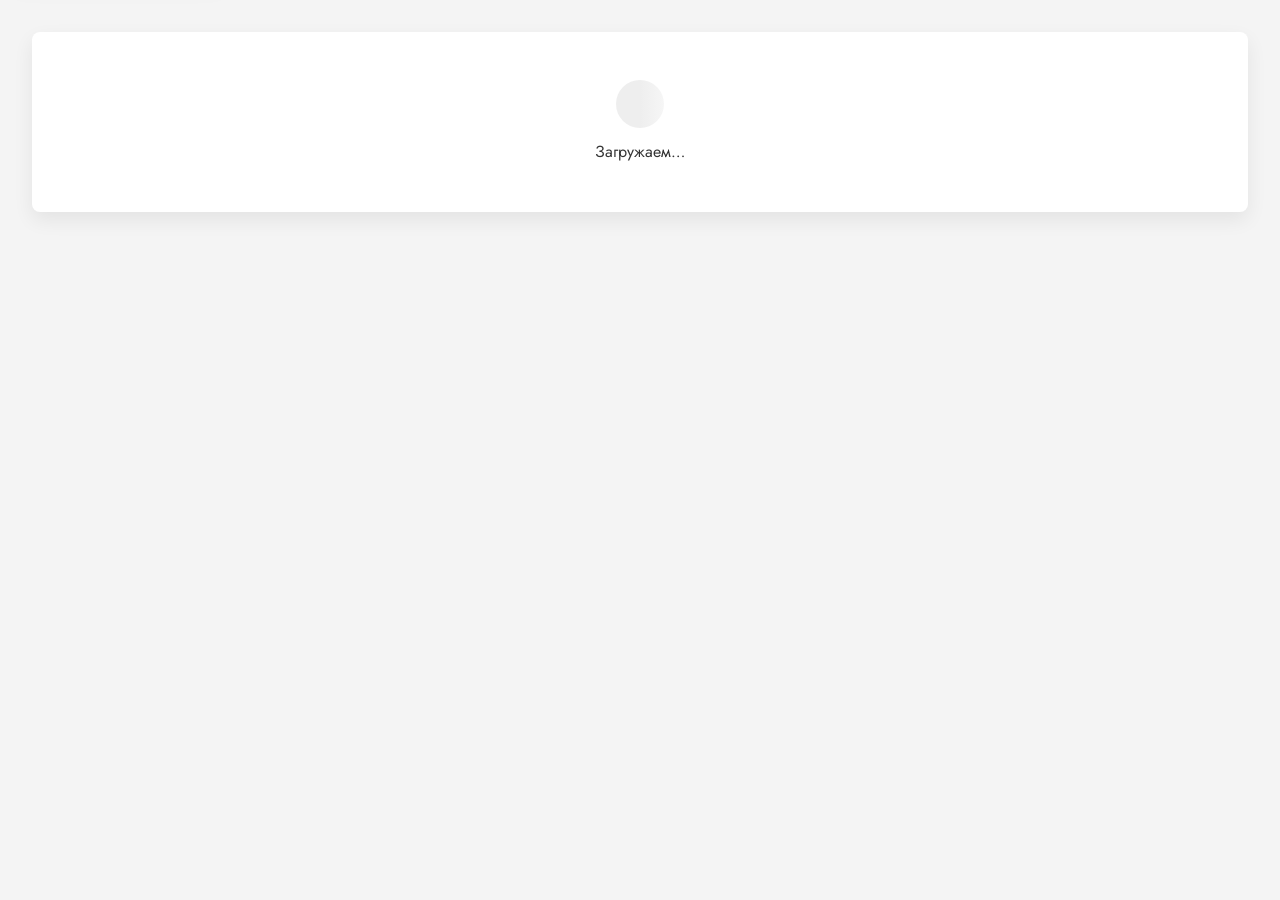
<file: index.html>
<!doctype html>
<html lang="ru">
<head>
  <meta charset="utf-8">
  <meta http-equiv="refresh" content="0; url=meetings.html">
  <title>Тайное голосование ИШИТР</title>
</head>
<body><a href="meetings.html">Перейти в панель секретаря</a></body>
</html>
</file>
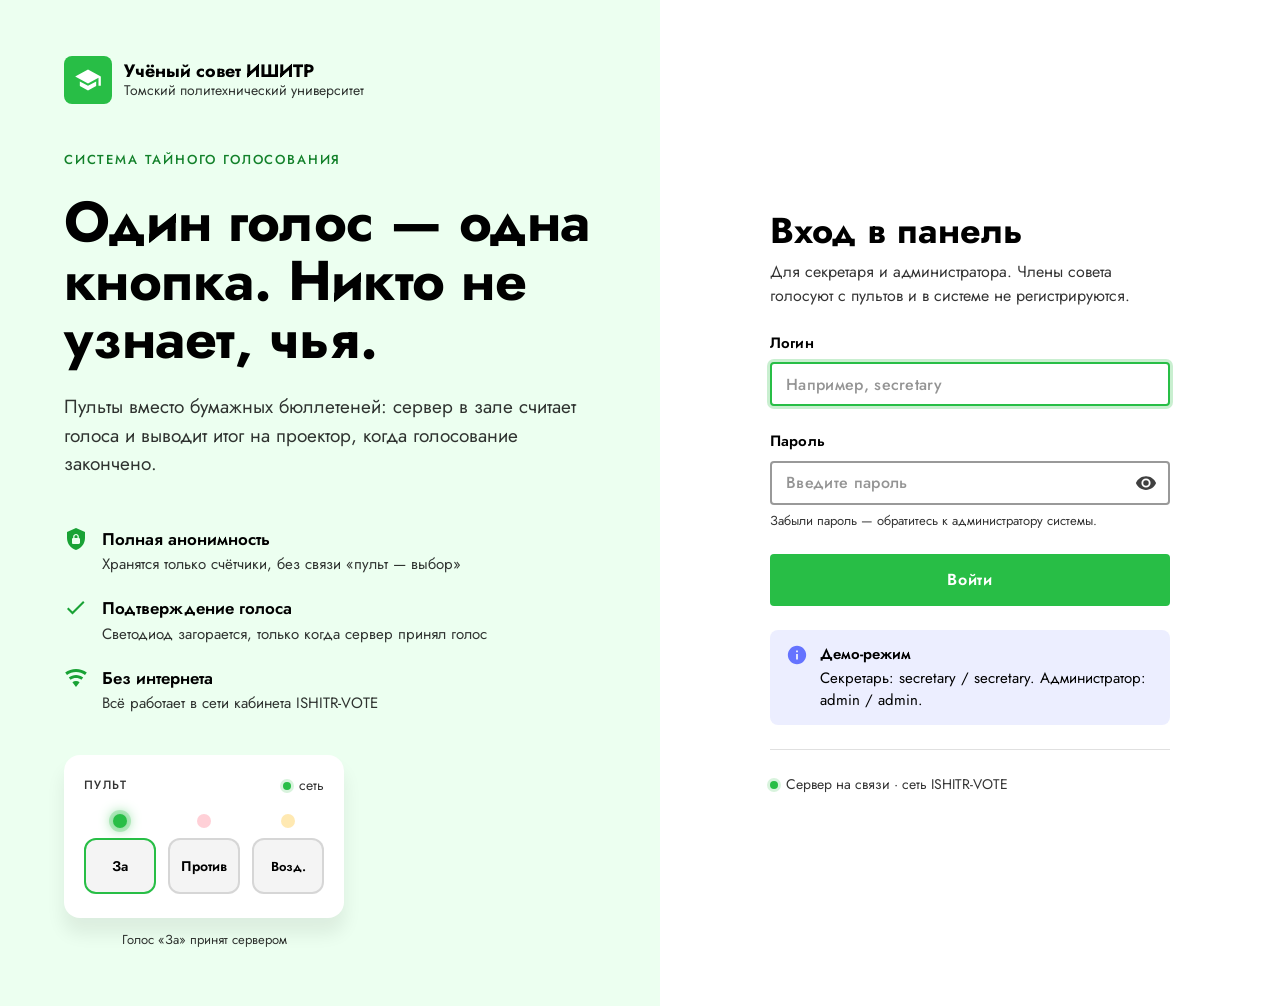
<file: control.html>
<!doctype html>
<html lang="ru">
<head>
  <meta charset="utf-8">
  <meta name="viewport" content="width=device-width, initial-scale=1">
  <title>Пульт управления — Тайное голосование ИШИТР</title>
  <link rel="icon" href="img/favicon.svg" type="image/svg+xml">
  <link rel="stylesheet" href="css/app.css">
  <script type="module" src="js/pages/control.js"></script>
</head>
<body>
  <a class="skip-link" href="#main">Перейти к содержимому</a>
  <header id="app-header"></header>
  <main id="main" class="wrap stack" tabindex="-1" aria-busy="true">
    <noscript><div class="alert alert-err">Для работы панели нужен включённый JavaScript.</div></noscript>
  </main>
</body>
</html>
</file>
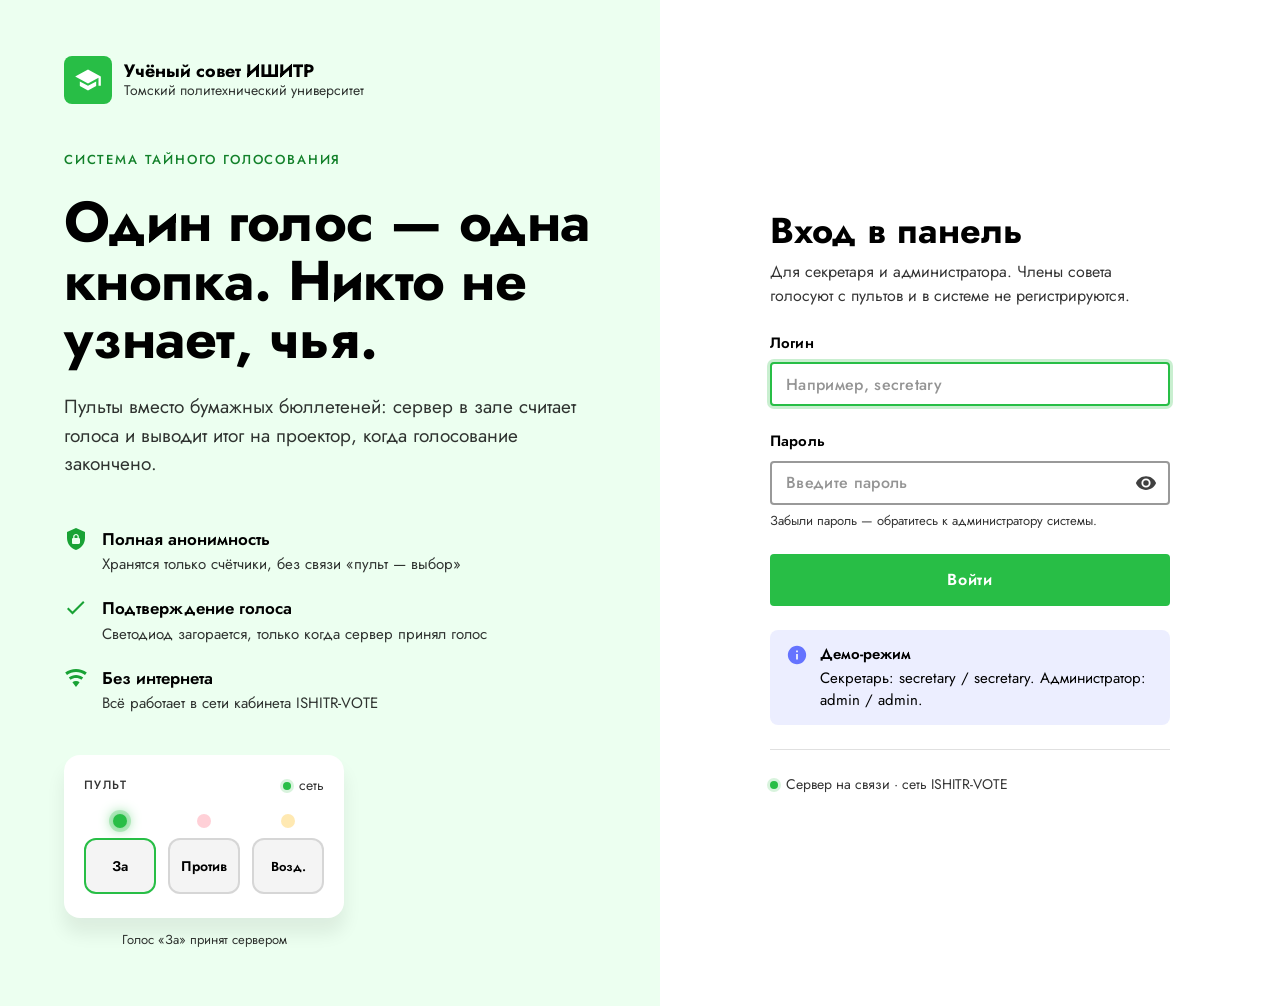
<file: devices.html>
<!doctype html>
<html lang="ru">
<head>
  <meta charset="utf-8">
  <meta name="viewport" content="width=device-width, initial-scale=1">
  <title>Реестр пультов — Тайное голосование ИШИТР</title>
  <link rel="icon" href="img/favicon.svg" type="image/svg+xml">
  <link rel="stylesheet" href="css/app.css">
  <script type="module" src="js/pages/devices.js"></script>
</head>
<body>
  <a class="skip-link" href="#main">Перейти к содержимому</a>
  <header id="app-header"></header>
  <main id="main" class="wrap stack" tabindex="-1" aria-busy="true">
    <noscript><div class="alert alert-err">Для работы панели нужен включённый JavaScript.</div></noscript>
  </main>
</body>
</html>
</file>
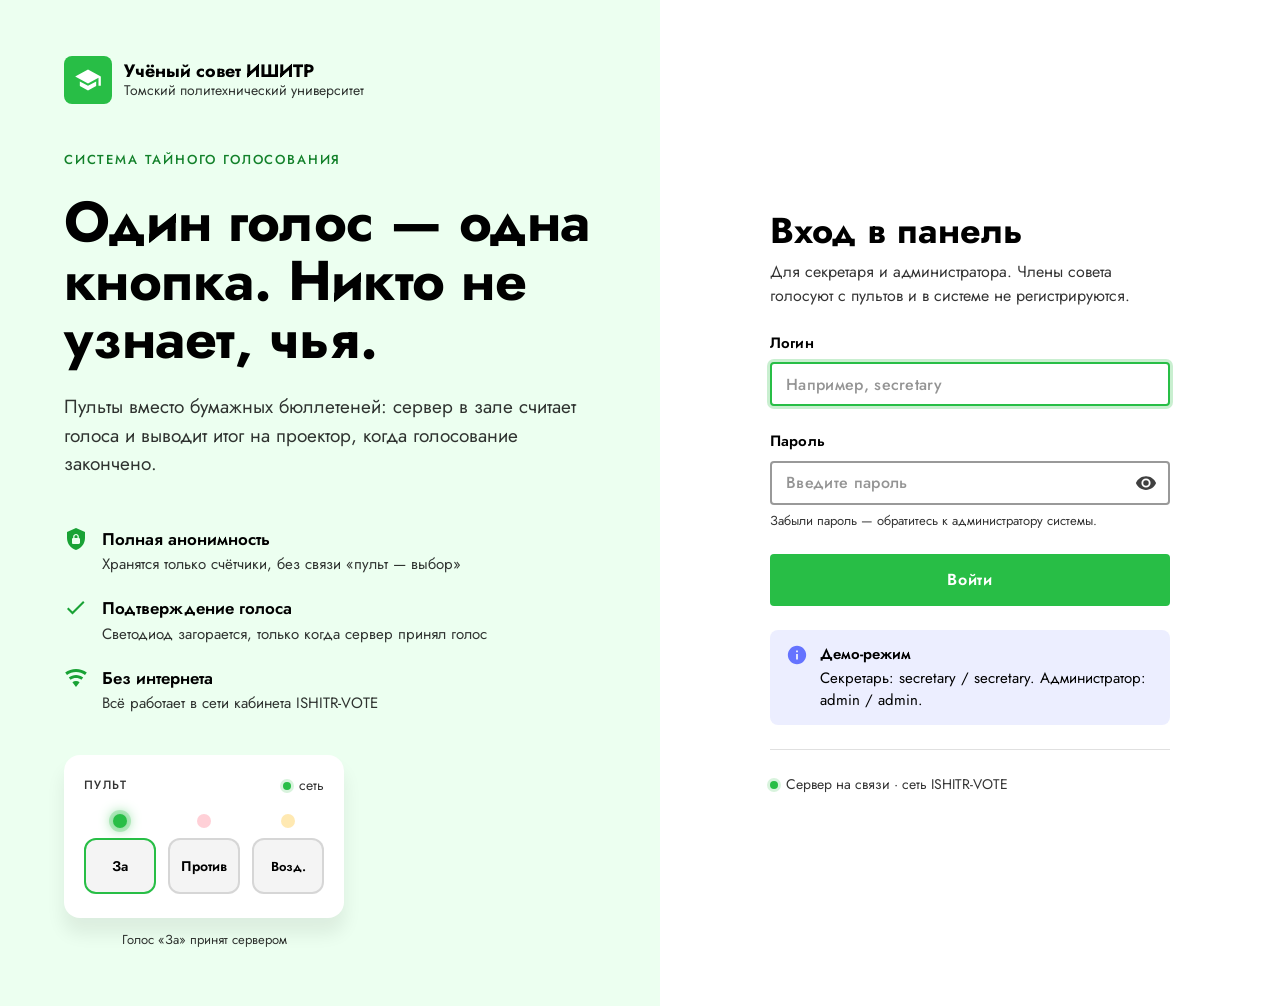
<file: editor.html>
<!doctype html>
<html lang="ru">
<head>
  <meta charset="utf-8">
  <meta name="viewport" content="width=device-width, initial-scale=1">
  <title>Редактор голосования — Тайное голосование ИШИТР</title>
  <link rel="icon" href="img/favicon.svg" type="image/svg+xml">
  <link rel="stylesheet" href="css/app.css">
  <script type="module" src="js/pages/editor.js"></script>
</head>
<body>
  <a class="skip-link" href="#main">Перейти к содержимому</a>
  <header id="app-header"></header>
  <main id="main" class="wrap stack" tabindex="-1" aria-busy="true">
    <noscript><div class="alert alert-err">Для работы панели нужен включённый JavaScript.</div></noscript>
  </main>
</body>
</html>
</file>
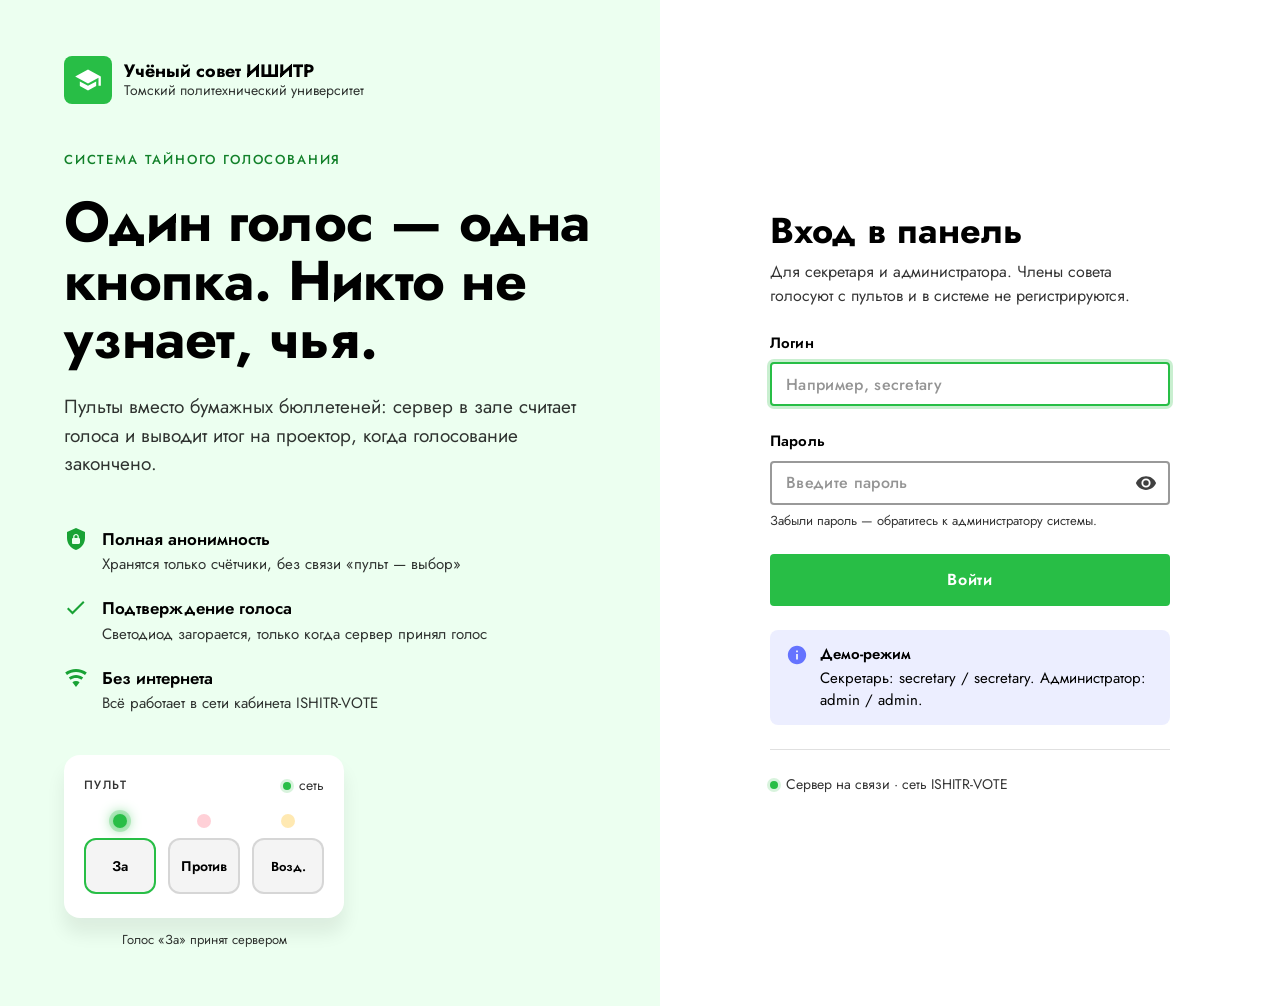
<file: history.html>
<!doctype html>
<html lang="ru">
<head>
  <meta charset="utf-8">
  <meta name="viewport" content="width=device-width, initial-scale=1">
  <title>История голосований — Тайное голосование ИШИТР</title>
  <link rel="icon" href="img/favicon.svg" type="image/svg+xml">
  <link rel="stylesheet" href="css/app.css">
  <script type="module" src="js/pages/history.js"></script>
</head>
<body>
  <a class="skip-link" href="#main">Перейти к содержимому</a>
  <header id="app-header"></header>
  <main id="main" class="wrap stack" tabindex="-1" aria-busy="true">
    <noscript><div class="alert alert-err">Для работы панели нужен включённый JavaScript.</div></noscript>
  </main>
</body>
</html>
</file>
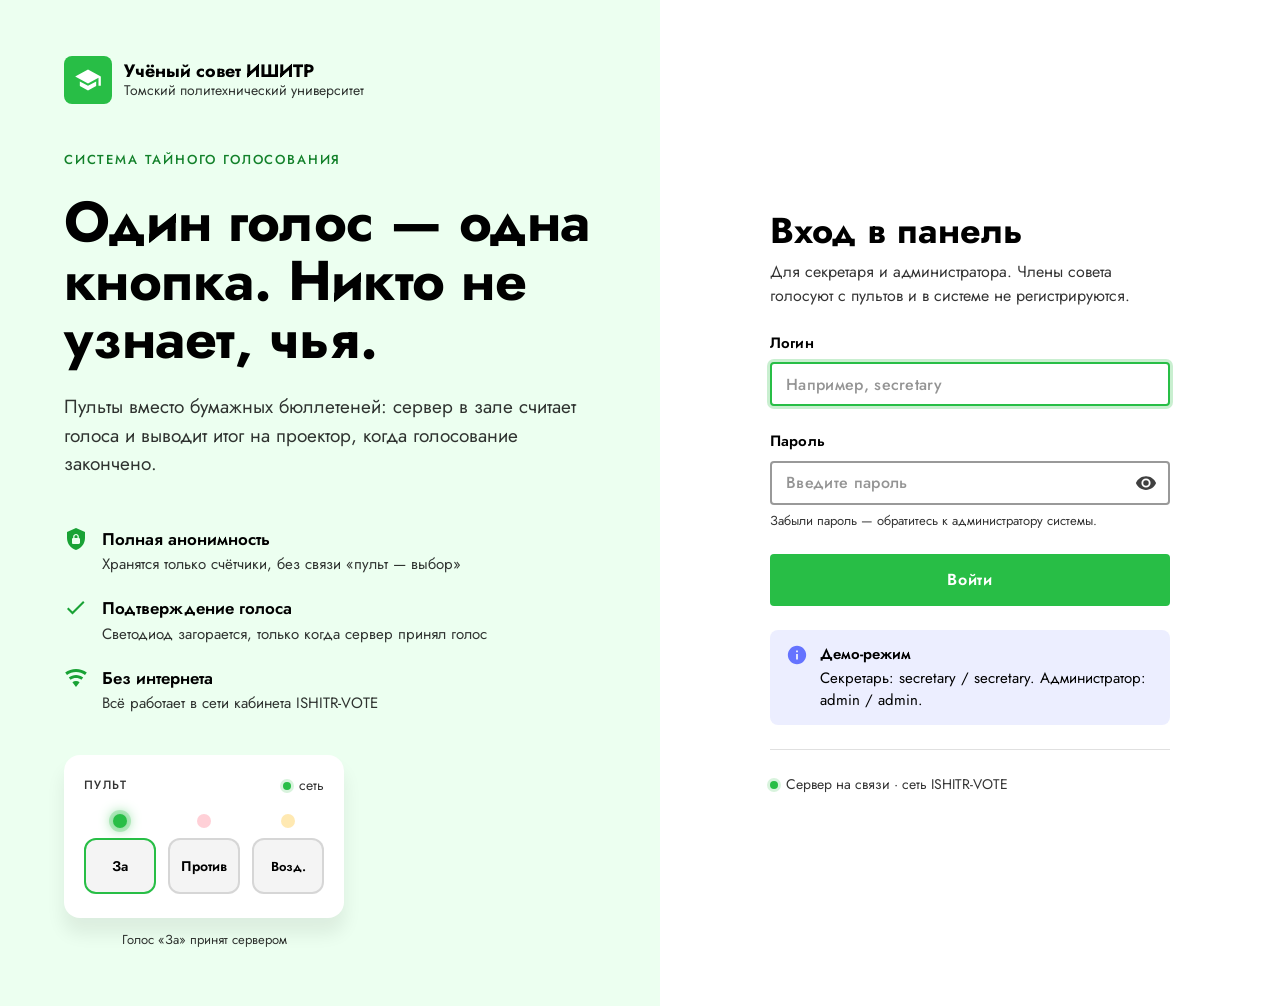
<file: login.html>
<!doctype html>
<html lang="ru">
<head>
  <meta charset="utf-8">
  <meta name="viewport" content="width=device-width, initial-scale=1">
  <title>Вход — Тайное голосование Учёного совета ИШИТР</title>
  <link rel="icon" href="img/favicon.svg" type="image/svg+xml">
  <link rel="stylesheet" href="css/app.css">
  <script type="module" src="js/pages/login.js"></script>
</head>
<body>
  <div class="login">
    <section class="login-left" aria-label="О системе">
      <div class="brand">
        <span class="brand-mark" style="width:48px;height:48px">
          <svg viewBox="0 0 24 24" aria-hidden="true" style="width:28px;height:28px"><path d="M12 3L1 9L12 15L21 10.09V17H23V9M5 13.18V17.18L12 21L19 17.18V13.18L12 17L5 13.18Z"/></svg>
        </span>
        <span class="brand-text"><b style="font-size:18px">Учёный совет ИШИТР</b><span style="font-size:14px">Томский политехнический университет</span></span>
      </div>

      <div class="stack" style="max-width:640px">
        <p class="overline" style="color:var(--c-green-text);font-size:13px;letter-spacing:.14em">Система тайного голосования</p>
        <h1>Один голос — одна кнопка. Никто не узнает, чья.</h1>
        <p class="lead">Пульты вместо бумажных бюллетеней: сервер в зале считает голоса и выводит итог на проектор, когда голосование закончено.</p>
      </div>

      <div class="row" style="gap:40px;align-items:flex-end">
        <ul class="facts">
          <li>
            <svg viewBox="0 0 24 24" aria-hidden="true"><path d="M12 1L3 5V11C3 16.55 6.84 21.74 12 23C17.16 21.74 21 16.55 21 11V5L12 1M12 7C13.4 7 14.8 8.1 14.8 9.5V11C15.4 11 16 11.6 16 12.3V15.8C16 16.4 15.4 17 14.7 17H9.2C8.6 17 8 16.4 8 15.7V12.2C8 11.6 8.6 11 9.2 11V9.5C9.2 8.1 10.6 7 12 7M12 8.2C11.2 8.2 10.5 8.7 10.5 9.5V11H13.5V9.5C13.5 8.7 12.8 8.2 12 8.2Z"/></svg>
            <div><b>Полная анонимность</b><span>Хранятся только счётчики, без связи «пульт — выбор»</span></div>
          </li>
          <li>
            <svg viewBox="0 0 24 24" aria-hidden="true"><path d="M20.5 6.41L8.5 18.41L3 12.91L4.41 11.5L8.5 15.58L19.09 5L20.5 6.41Z"/></svg>
            <div><b>Подтверждение голоса</b><span>Светодиод загорается, только когда сервер принял голос</span></div>
          </li>
          <li>
            <svg viewBox="0 0 24 24" aria-hidden="true"><path d="M12 21L15.6 16.2C14.6 15.45 13.35 15 12 15C10.65 15 9.4 15.45 8.4 16.2L12 21M12 3C7.95 3 4.21 4.34 1.2 6.6L3 9C5.5 7.12 8.62 6 12 6C15.38 6 18.5 7.12 21 9L22.8 6.6C19.79 4.34 16.05 3 12 3M12 9C9.3 9 6.81 9.89 4.8 11.4L6.6 13.8C8.1 12.67 9.97 12 12 12C14.03 12 15.9 12.67 17.4 13.8L19.2 11.4C17.19 9.89 14.7 9 12 9Z"/></svg>
            <div><b>Без интернета</b><span>Всё работает в сети кабинета ISHITR-VOTE</span></div>
          </li>
        </ul>

        <figure style="display:flex;flex-direction:column;align-items:center;gap:12px">
          <div class="pult" aria-hidden="true">
            <div class="row-between"><span class="overline">Пульт</span><span class="conn tiny"><span class="dot"></span>сеть</span></div>
            <div class="pult-keys">
              <div class="pult-key"><span class="led" style="background:var(--c-green);box-shadow:0 0 0 4px rgba(40,190,70,.25),0 0 14px var(--c-green)"></span><span class="key" style="border-color:var(--c-green)">За</span></div>
              <div class="pult-key"><span class="led" style="background:rgba(255,68,96,.25)"></span><span class="key">Против</span></div>
              <div class="pult-key"><span class="led" style="background:rgba(255,182,0,.3)"></span><span class="key" style="font-size:13px">Возд.</span></div>
            </div>
          </div>
          <figcaption class="tiny muted">Голос «За» принят сервером</figcaption>
        </figure>
      </div>
    </section>

    <section class="login-right">
      <form class="login-form" id="login-form" novalidate aria-labelledby="login-title">
        <div class="stack-s">
          <h2 id="login-title" style="font-size:36px;font-weight:700;line-height:1.15">Вход в панель</h2>
          <p class="muted">Для секретаря и администратора. Члены совета голосуют с пультов и в системе не регистрируются.</p>
        </div>

        <div id="form-error" class="alert alert-err" role="alert" hidden></div>

        <div class="field">
          <label class="label" for="login">Логин</label>
          <input class="input" id="login" name="login" type="text" autocomplete="username" autocapitalize="off" spellcheck="false" placeholder="Например, secretary" required aria-describedby="login-err">
          <div class="error-text" id="login-err" hidden>Введите логин</div>
        </div>

        <div class="field">
          <label class="label" for="password">Пароль</label>
          <div class="input-wrap">
            <input class="input" id="password" name="password" type="password" autocomplete="current-password" placeholder="Введите пароль" required style="padding-right:52px" aria-describedby="password-err caps-hint">
            <button class="input-action" id="toggle-pw" type="button" aria-label="Показать пароль" aria-pressed="false"></button>
          </div>
          <div class="error-text" id="password-err" hidden>Введите пароль</div>
          <div class="hint" id="caps-hint" hidden>Включён Caps Lock</div>
          <div class="hint">Забыли пароль — обратитесь к администратору системы.</div>
        </div>

        <button class="btn btn-primary btn-lg btn-block" id="submit" type="submit">Войти</button>

        <div id="demo-hint" class="alert alert-info" hidden></div>

        <div style="height:1px;background:var(--c-divider)"></div>
        <div class="conn" id="server-status" role="status"><span class="dot"></span><span>Проверяем связь с сервером…</span></div>
      </form>
    </section>
  </div>
</body>
</html>
</file>
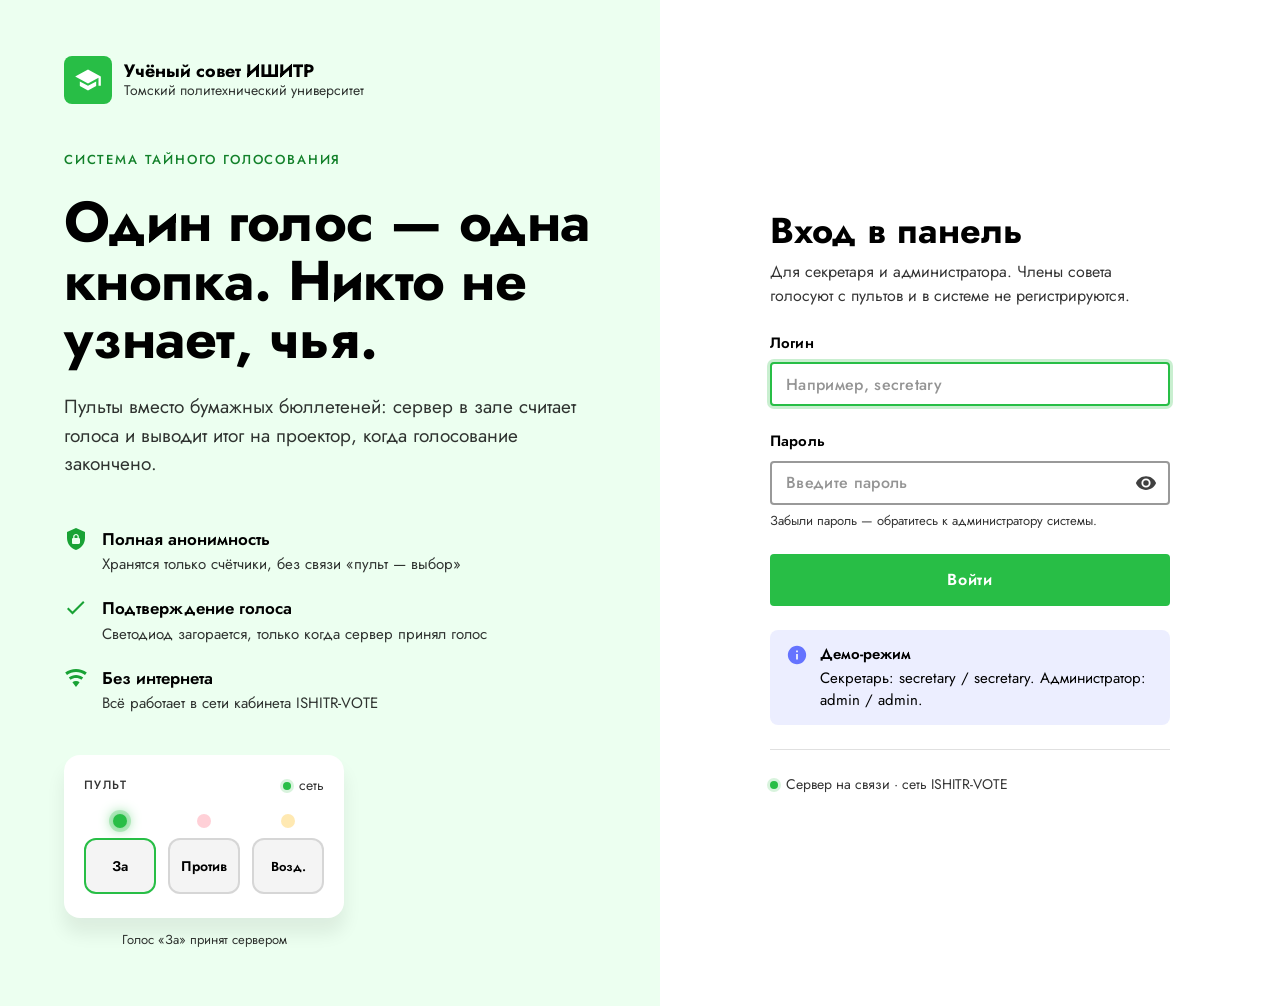
<file: meetings.html>
<!doctype html>
<html lang="ru">
<head>
  <meta charset="utf-8">
  <meta name="viewport" content="width=device-width, initial-scale=1">
  <title>Заседания — Тайное голосование ИШИТР</title>
  <link rel="icon" href="img/favicon.svg" type="image/svg+xml">
  <link rel="stylesheet" href="css/app.css">
  <script type="module" src="js/pages/meetings.js"></script>
</head>
<body>
  <a class="skip-link" href="#main">Перейти к содержимому</a>
  <header id="app-header"></header>
  <main id="main" class="wrap stack" tabindex="-1" aria-busy="true">
    <noscript><div class="alert alert-err">Для работы панели нужен включённый JavaScript.</div></noscript>
  </main>
</body>
</html>
</file>
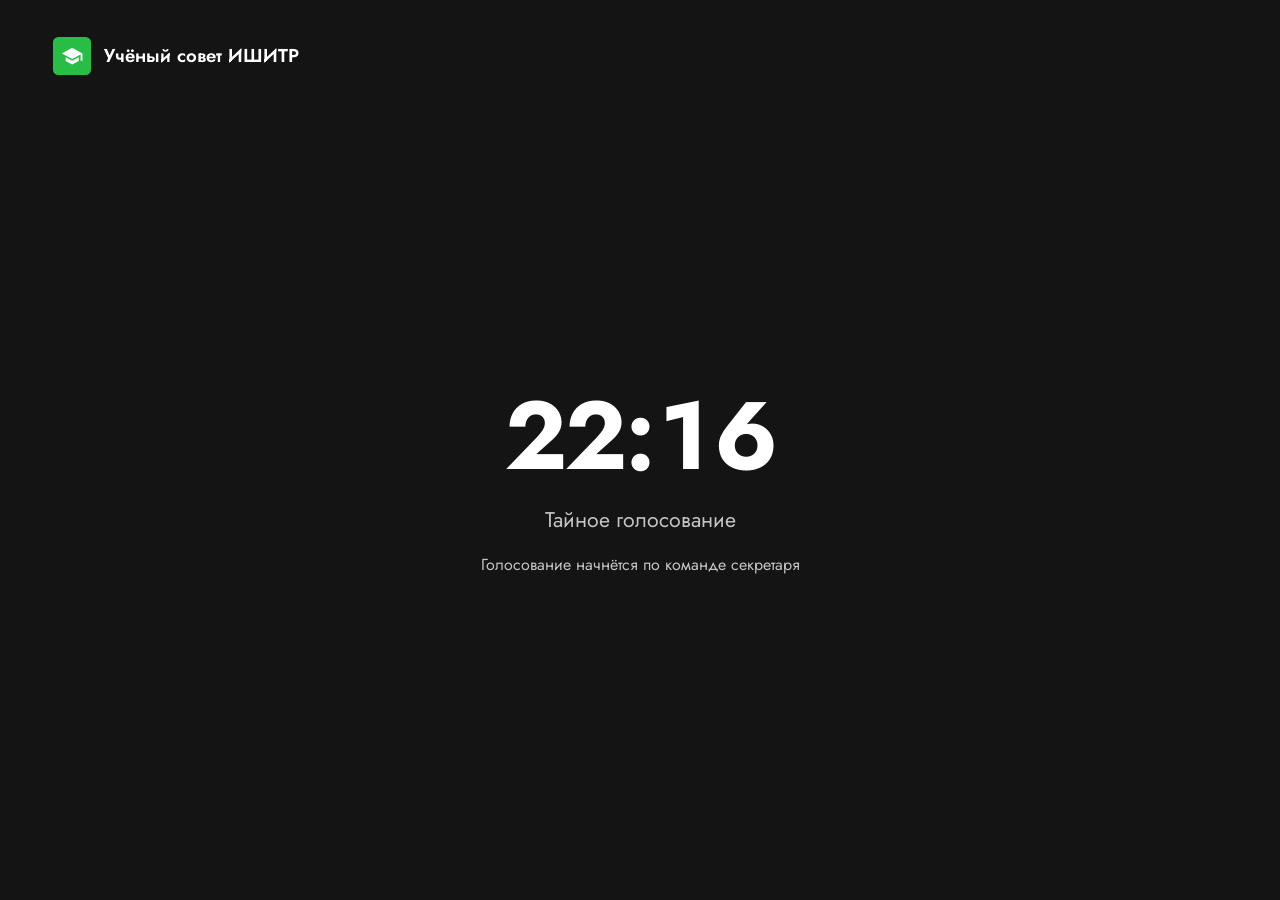
<file: screen.html>
<!doctype html>
<html lang="ru">
<head>
  <meta charset="utf-8">
  <meta name="viewport" content="width=device-width, initial-scale=1">
  <title>Экран — Учёный совет ИШИТР</title>
  <link rel="icon" href="img/favicon.svg" type="image/svg+xml">
  <link rel="stylesheet" href="css/screen.css">
  <script type="module" src="js/pages/screen.js"></script>
</head>
<body class="screen">
  <div class="scr" id="screen" aria-live="polite"></div>
  <div class="scr-tools">
    <button type="button" id="fs-btn"></button>
  </div>
  <div class="offline" id="offline" hidden><i></i>Нет связи с сервером — показан последний кадр</div>
</body>
</html>
</file>
<file: css/app.css>
/* ==========================================================================
   Тайное голосование Учёного совета ИШИТР — панель секретаря и администратора
   Стили по UI-kit «TPU Solutions»: цвета, типографика, отступы 4/8/16/24/32/64/96,
   скругления 4/8, тени default/hover.
   ========================================================================== */

/* ---------- 0. Шрифт (локально: сеть кабинета без интернета, NFR-02) ---------- */
@font-face { font-family: 'Jost'; font-style: normal; font-weight: 400; font-display: swap; src: url('../fonts/jost-cyrillic-400-normal.woff2') format('woff2'); unicode-range: U+0301, U+0400-045F, U+0490-0491, U+04B0-04B1, U+2116; }
@font-face { font-family: 'Jost'; font-style: normal; font-weight: 500; font-display: swap; src: url('../fonts/jost-cyrillic-500-normal.woff2') format('woff2'); unicode-range: U+0301, U+0400-045F, U+0490-0491, U+04B0-04B1, U+2116; }
@font-face { font-family: 'Jost'; font-style: normal; font-weight: 600; font-display: swap; src: url('../fonts/jost-cyrillic-600-normal.woff2') format('woff2'); unicode-range: U+0301, U+0400-045F, U+0490-0491, U+04B0-04B1, U+2116; }
@font-face { font-family: 'Jost'; font-style: normal; font-weight: 700; font-display: swap; src: url('../fonts/jost-cyrillic-700-normal.woff2') format('woff2'); unicode-range: U+0301, U+0400-045F, U+0490-0491, U+04B0-04B1, U+2116; }
@font-face { font-family: 'Jost'; font-style: normal; font-weight: 400; font-display: swap; src: url('../fonts/jost-latin-400-normal.woff2') format('woff2'); unicode-range: U+0000-00FF, U+0131, U+0152-0153, U+02BB-02BC, U+02C6, U+02DA, U+02DC, U+2000-206F, U+20AC, U+2122, U+2191, U+2193, U+2212, U+2215, U+FEFF, U+FFFD; }
@font-face { font-family: 'Jost'; font-style: normal; font-weight: 500; font-display: swap; src: url('../fonts/jost-latin-500-normal.woff2') format('woff2'); unicode-range: U+0000-00FF, U+0131, U+0152-0153, U+02BB-02BC, U+02C6, U+02DA, U+02DC, U+2000-206F, U+20AC, U+2122, U+2191, U+2193, U+2212, U+2215, U+FEFF, U+FFFD; }
@font-face { font-family: 'Jost'; font-style: normal; font-weight: 600; font-display: swap; src: url('../fonts/jost-latin-600-normal.woff2') format('woff2'); unicode-range: U+0000-00FF, U+0131, U+0152-0153, U+02BB-02BC, U+02C6, U+02DA, U+02DC, U+2000-206F, U+20AC, U+2122, U+2191, U+2193, U+2212, U+2215, U+FEFF, U+FFFD; }
@font-face { font-family: 'Jost'; font-style: normal; font-weight: 700; font-display: swap; src: url('../fonts/jost-latin-700-normal.woff2') format('woff2'); unicode-range: U+0000-00FF, U+0131, U+0152-0153, U+02BB-02BC, U+02C6, U+02DA, U+02DC, U+2000-206F, U+20AC, U+2122, U+2191, U+2193, U+2212, U+2215, U+FEFF, U+FFFD; }

/* ---------- 1. Токены ---------- */
:root {
  /* BG */
  --c-globe: #F4F4F4;          /* фон страницы */
  --c-island: #FFFFFF;         /* карточки */
  --c-island-inner: #ECFFF0;   /* тихие зелёные заливки */
  --c-footer: #1E1E1E;

  /* Accent (UI-kit) */
  --c-green: #28BE46;
  --c-green-hover: #48E868;
  --c-green-active: #19A235;
  --c-green-disabled: rgba(40, 190, 70, .6);
  --c-green-text: #12812A;     /* производный: зелёный текст на белом, контраст ≥ 4.5:1 */
  --c-blue: #6573FF;
  --c-blue-text: #3341C2;
  --c-red: #FF4460;
  --c-red-text: #B81D37;       /* производный: красный текст на белом */
  --c-yellow: #FFB600;
  --c-yellow-hover: #FFC126;
  --c-yellow-active: #EBA800;
  --c-yellow-text: #6B4C00;

  /* Тинты (warnings из кита: 15 %) */
  --t-success: rgba(40, 190, 70, .15);
  --t-error: rgba(255, 68, 96, .15);
  --t-warn: rgba(255, 182, 0, .22);
  --t-info: rgba(101, 115, 255, .12);

  /* Text */
  --c-text: #000;
  --c-text-2: rgba(0, 0, 0, .8);
  --c-text-3: rgba(0, 0, 0, .5);   /* только плейсхолдеры, неактивное */
  --c-divider: rgba(0, 0, 0, .12);
  --c-border: rgba(0, 0, 0, .4);   /* input default */
  --c-border-hover: rgba(0, 0, 0, .7);

  /* Эффекты */
  --r-s: 4px;
  --r-m: 8px;
  --sh: 0 8px 20px rgba(0, 0, 0, .07);
  --sh-hover: 0 15px 18px 1px rgba(0, 0, 0, .07);
  --sh-small: 0 4px 10px rgba(0, 0, 0, .07);

  /* Отступы (вертикальный темп) */
  --s-1: 4px; --s-2: 8px; --s-3: 16px; --s-4: 24px; --s-5: 32px; --s-6: 64px; --s-7: 96px;

  --font: 'Jost', system-ui, -apple-system, 'Segoe UI', sans-serif;
  --mono: ui-monospace, 'SF Mono', Menlo, Consolas, monospace;
  --wrap: 1376px;
}

/* ---------- 2. База ---------- */
*, *::before, *::after { box-sizing: border-box; }
html { -webkit-text-size-adjust: 100%; }
body {
  margin: 0;
  min-height: 100vh;
  background: var(--c-globe);
  color: var(--c-text);
  font-family: var(--font);
  font-size: 16px;
  line-height: 1.5;
}
h1, h2, h3, h4, p, ul, ol, figure { margin: 0; }
h1 { font-size: 36px; line-height: 1.15; font-weight: 700; }
h2 { font-size: 24px; line-height: 1.2; font-weight: 600; }
h3 { font-size: 20px; line-height: 1.25; font-weight: 600; }
a { color: var(--c-blue-text); text-underline-offset: 2px; }
a:hover { color: var(--c-blue); }
button, input, select, textarea { font: inherit; color: inherit; }
img, svg { display: block; }
[hidden] { display: none !important; }

:focus-visible { outline: 3px solid var(--c-green); outline-offset: 2px; }

.sr-only {
  position: absolute !important; width: 1px; height: 1px; padding: 0; margin: -1px;
  overflow: hidden; clip: rect(0 0 0 0); white-space: nowrap; border: 0;
}
.skip-link {
  position: absolute; left: 16px; top: -60px; z-index: 100;
  background: #fff; padding: 8px 16px; border-radius: var(--r-s); box-shadow: var(--sh);
}
.skip-link:focus { top: 16px; }

.overline {
  font-weight: 500; font-size: 12px; line-height: 1.3;
  letter-spacing: .12em; text-transform: uppercase; color: var(--c-text-2);
}
.muted { color: var(--c-text-2); }
.small { font-size: 14px; }
.tiny { font-size: 13px; }
.mono { font-family: var(--mono); font-size: 14px; letter-spacing: 0; }
.num { font-variant-numeric: tabular-nums; }
.nowrap { white-space: nowrap; }

/* ---------- 3. Каркас ---------- */
.wrap { max-width: var(--wrap); margin: 0 auto; padding: var(--s-5) var(--s-5) 48px; }
.stack { display: flex; flex-direction: column; gap: var(--s-4); }
.stack-s { display: flex; flex-direction: column; gap: var(--s-2); }
.row { display: flex; gap: var(--s-3); align-items: center; flex-wrap: wrap; }
.row-between { display: flex; gap: var(--s-3); align-items: center; justify-content: space-between; flex-wrap: wrap; }
.split { display: flex; flex-wrap: wrap; gap: var(--s-4); align-items: flex-start; }
.split > .main { flex: 999 1 600px; min-width: 0; }
.split > .side { flex: 1 1 340px; max-width: 440px; min-width: 0; }
.page-head { display: flex; align-items: flex-end; justify-content: space-between; gap: var(--s-3); flex-wrap: wrap; }
.page-head .titles { display: flex; flex-direction: column; gap: 6px; }

/* ---------- 4. Шапка ---------- */
.top { background: #fff; border-bottom: 1px solid var(--c-divider); }
.top-in {
  max-width: var(--wrap); margin: 0 auto; padding: 0 var(--s-5);
  min-height: 72px; display: flex; align-items: center; gap: 40px; flex-wrap: wrap;
}
.brand { display: flex; align-items: center; gap: 12px; color: var(--c-text); text-decoration: none; }
.brand:hover { color: var(--c-text); }
.brand-mark {
  width: 40px; height: 40px; border-radius: var(--r-m); background: var(--c-green);
  display: flex; align-items: center; justify-content: center; flex: none;
}
.brand-mark svg { width: 24px; height: 24px; fill: #fff; }
.brand-text { display: flex; flex-direction: column; line-height: 1.2; }
.brand-text b { font-size: 16px; font-weight: 700; }
.brand-text span { font-size: 13px; color: var(--c-text-2); }
.nav { display: flex; align-self: stretch; flex-wrap: wrap; }
.nav a {
  display: flex; align-items: center; padding: 0 16px; min-height: 72px;
  font-weight: 500; font-size: 16px; color: var(--c-text-2); text-decoration: none;
  border-bottom: 3px solid transparent;
}
.nav a:hover { color: var(--c-text); background: rgba(0, 0, 0, .04); }
.nav a[aria-current="page"] { color: var(--c-text); font-weight: 600; border-bottom-color: var(--c-green); }
.top-right { margin-left: auto; display: flex; align-items: center; gap: 20px; flex-wrap: wrap; }
.conn { display: flex; align-items: center; gap: 8px; font-size: 14px; color: var(--c-text-2); }
.conn .dot { background: var(--c-green); box-shadow: 0 0 0 3px rgba(40, 190, 70, .18); }
.conn.down { color: var(--c-red-text); font-weight: 500; }
.conn.down .dot { background: var(--c-red); box-shadow: 0 0 0 3px rgba(255, 68, 96, .2); }
.vsep { width: 1px; height: 32px; background: var(--c-divider); }
.user { display: flex; align-items: center; gap: 10px; }
.avatar {
  width: 36px; height: 36px; border-radius: 50%; background: var(--c-island-inner); color: var(--c-green-text);
  font-weight: 700; font-size: 14px; display: flex; align-items: center; justify-content: center; flex: none;
}
.avatar.admin { background: rgba(101, 115, 255, .15); color: var(--c-blue-text); }
.user-text { display: flex; flex-direction: column; line-height: 1.2; }
.user-text b { font-size: 15px; font-weight: 600; }
.user-text span { font-size: 13px; color: var(--c-text-2); }
.demo-banner {
  background: var(--c-yellow); color: #000; font-size: 13px; font-weight: 500; text-align: center; padding: 4px 16px;
}

/* ---------- 5. Кнопки ---------- */
.btn {
  display: inline-flex; align-items: center; justify-content: center; gap: 8px;
  min-height: 40px; padding: 0 20px; border-radius: var(--r-s); border: 2px solid transparent;
  font-family: var(--font); font-weight: 600; font-size: 15px; line-height: 1; letter-spacing: .04em;
  text-decoration: none; cursor: pointer; white-space: nowrap; user-select: none;
  transition: background-color .15s, border-color .15s, color .15s, box-shadow .15s;
}
.btn svg { width: 20px; height: 20px; fill: currentColor; flex: none; }
.btn:disabled, .btn[aria-disabled="true"] { cursor: not-allowed; }
.btn-primary { background: var(--c-green); color: #fff; }
.btn-primary:hover { background: var(--c-green-hover); color: #fff; }
.btn-primary:active { background: var(--c-green-active); }
.btn-primary:disabled { background: var(--c-green-disabled); }
.btn-secondary { background: #fff; border-color: var(--c-green); color: var(--c-green-text); }
.btn-secondary:hover { background: var(--c-green); color: #fff; }
.btn-secondary:active { background: var(--c-green-active); border-color: var(--c-green-active); color: #fff; }
.btn-secondary:disabled { border-color: rgba(40, 190, 70, .5); color: rgba(18, 129, 42, .5); background: #fff; }
.btn-tertiary { background: rgba(0, 0, 0, .15); color: #000; }
.btn-tertiary:hover { background: rgba(0, 0, 0, .07); color: #000; }
.btn-tertiary:active { background: rgba(0, 0, 0, .2); }
.btn-tertiary:disabled { background: rgba(0, 0, 0, .05); color: rgba(0, 0, 0, .4); }
.btn-accent { background: var(--c-yellow); color: #000; }
.btn-accent:hover { background: var(--c-yellow-hover); color: #000; }
.btn-accent:active { background: var(--c-yellow-active); }
.btn-danger { background: #fff; border-color: var(--c-red); color: var(--c-red-text); }
.btn-danger:hover { background: var(--c-red); color: #fff; }
.btn-danger-fill { background: var(--c-red); color: #fff; }
.btn-danger-fill:hover { background: #E8304D; color: #fff; }
.btn-ghost { background: transparent; color: #000; }
.btn-ghost:hover { background: rgba(0, 0, 0, .07); color: #000; }
.btn-ghost:disabled { color: rgba(0, 0, 0, .35); background: transparent; }
.btn-lg { min-height: 52px; padding: 0 28px; font-size: 16px; }
.btn-sm { min-height: 36px; padding: 0 14px; font-size: 14px; }
.btn-icon { width: 40px; padding: 0; }
.btn-icon.btn-sm { width: 36px; }
.btn-block { width: 100%; }
.btn.is-loading { position: relative; color: transparent !important; pointer-events: none; }
.btn.is-loading::after {
  content: ""; position: absolute; width: 18px; height: 18px; border-radius: 50%;
  border: 2px solid rgba(255, 255, 255, .5); border-top-color: #fff; animation: spin .7s linear infinite;
}
.btn-secondary.is-loading::after, .btn-tertiary.is-loading::after, .btn-ghost.is-loading::after { border-color: rgba(0, 0, 0, .2); border-top-color: #000; }
@keyframes spin { to { transform: rotate(360deg); } }

/* ---------- 6. Поля ---------- */
.field { display: flex; flex-direction: column; }
.label { display: block; font-weight: 600; font-size: 15px; margin-bottom: 8px; letter-spacing: .01em; }
.hint { font-size: 13px; color: var(--c-text-2); margin-top: 6px; }
.error-text { font-size: 13px; color: var(--c-red-text); margin-top: 6px; }
.input {
  width: 100%; height: 44px; border: 2px solid var(--c-border); border-radius: var(--r-s);
  padding: 0 14px; font-size: 16px; font-weight: 500; letter-spacing: .02em;
  background: #fff; color: #000; outline: none; transition: border-color .15s;
}
textarea.input { height: auto; padding: 12px 14px; line-height: 1.45; resize: vertical; }
.input::placeholder { color: rgba(0, 0, 0, .42); }
.input:hover { border-color: var(--c-border-hover); }
.input:focus { border-color: var(--c-green); }
.input:focus-visible { outline: none; box-shadow: 0 0 0 3px rgba(40, 190, 70, .25); }
.input[aria-invalid="true"] { border-color: var(--c-red); }
.input:disabled, .input[readonly] { background: var(--c-globe); border-color: rgba(0, 0, 0, .15); color: var(--c-text-2); }
.input-sm { height: 40px; font-size: 15px; padding: 0 12px; }
.input-wrap { position: relative; }
.input-wrap .input-icon { position: absolute; left: 12px; top: 50%; transform: translateY(-50%); width: 20px; height: 20px; fill: rgba(0, 0, 0, .6); pointer-events: none; }
.input-wrap .input.with-icon { padding-left: 40px; }
.input-wrap .input-action {
  position: absolute; right: 4px; top: 50%; transform: translateY(-50%);
  width: 40px; height: 40px; border: 0; border-radius: var(--r-s); background: transparent;
  display: flex; align-items: center; justify-content: center; cursor: pointer; color: rgba(0, 0, 0, .75);
}
.input-wrap .input-action:hover { background: rgba(0, 0, 0, .07); color: #000; }
.input-wrap .input-action svg { width: 22px; height: 22px; fill: currentColor; }

/* Степпер */
.stepper {
  display: inline-flex; align-items: center; border: 2px solid var(--c-border); border-radius: var(--r-s);
  height: 44px; overflow: hidden; background: #fff;
}
.stepper button {
  width: 42px; height: 40px; border: 0; background: #fff; cursor: pointer;
  display: flex; align-items: center; justify-content: center; color: #000;
}
.stepper button:hover { background: rgba(0, 0, 0, .07); }
.stepper button:disabled { color: rgba(0, 0, 0, .3); cursor: not-allowed; background: #fff; }
.stepper button svg { width: 20px; height: 20px; fill: currentColor; }
.stepper input {
  width: 60px; height: 40px; border: 0; border-left: 1px solid rgba(0, 0, 0, .15); border-right: 1px solid rgba(0, 0, 0, .15);
  text-align: center; font-weight: 700; font-size: 18px; outline: none; background: #fff; -moz-appearance: textfield;
}
.stepper input::-webkit-outer-spin-button, .stepper input::-webkit-inner-spin-button { -webkit-appearance: none; margin: 0; }
.stepper input:disabled { color: rgba(0, 0, 0, .6); }
.stepper:focus-within { border-color: var(--c-green); }

/* Чипы и сегменты */
.chip {
  display: inline-flex; align-items: center; gap: 8px; height: 36px; padding: 0 14px;
  border-radius: var(--r-s); border: 2px solid rgba(0, 0, 0, .15); background: #fff;
  font-weight: 500; font-size: 15px; cursor: pointer; color: #000; white-space: nowrap;
  transition: border-color .15s, background-color .15s;
}
.chip:hover { border-color: rgba(0, 0, 0, .4); }
.chip[aria-pressed="true"] { border-color: var(--c-green); background: var(--c-island-inner); color: var(--c-green-text); font-weight: 600; }
.chip .count { font-size: 13px; color: var(--c-text-2); font-weight: 500; }
.seg { display: inline-flex; border: 2px solid rgba(0, 0, 0, .15); border-radius: var(--r-s); overflow: hidden; flex-wrap: wrap; }
.seg button {
  border: 0; border-right: 1px solid var(--c-divider); background: #fff; padding: 0 14px; height: 36px;
  font-weight: 500; font-size: 15px; cursor: pointer; white-space: nowrap;
}
.seg button:last-child { border-right: 0; }
.seg button:hover { background: rgba(0, 0, 0, .05); }
.seg button[aria-pressed="true"] { background: var(--c-island-inner); color: var(--c-green-text); font-weight: 600; box-shadow: inset 0 -3px 0 var(--c-green); }

/* Переключатель */
.switch { position: relative; display: inline-flex; align-items: center; gap: 10px; cursor: pointer; font-size: 15px; font-weight: 500; min-height: 40px; }
.switch input { position: absolute; opacity: 0; width: 1px; height: 1px; }
.switch .track { width: 40px; height: 24px; border-radius: 12px; background: rgba(0, 0, 0, .25); position: relative; transition: background-color .15s; flex: none; }
.switch .track::after {
  content: ""; position: absolute; top: 3px; left: 3px; width: 18px; height: 18px; border-radius: 50%;
  background: #fff; box-shadow: 0 1px 3px rgba(0, 0, 0, .3); transition: transform .15s;
}
.switch input:checked + .track { background: var(--c-green); }
.switch input:checked + .track::after { transform: translateX(16px); }
.switch input:focus-visible + .track { outline: 3px solid var(--c-green); outline-offset: 2px; }
.switch input:disabled + .track { opacity: .5; }

/* Радио-карточки */
.choice-cards { display: flex; gap: var(--s-3); flex-wrap: wrap; }
.choice {
  position: relative; flex: 1 1 240px; display: flex; gap: 14px; align-items: flex-start;
  padding: 20px; border-radius: var(--r-m); border: 2px solid rgba(0, 0, 0, .15); background: #fff; cursor: pointer;
  transition: border-color .15s, background-color .15s;
}
.choice:hover { border-color: rgba(0, 0, 0, .4); }
.choice input { position: absolute; opacity: 0; width: 1px; height: 1px; }
.choice .radio {
  width: 22px; height: 22px; border-radius: 50%; border: 2px solid var(--c-border); flex: none; margin-top: 2px;
  display: flex; align-items: center; justify-content: center; background: #fff;
}
.choice:has(input:checked) { border-color: var(--c-green); background: var(--c-island-inner); }
.choice:has(input:checked) .radio { border-color: var(--c-green); }
.choice:has(input:checked) .radio::after { content: ""; width: 10px; height: 10px; border-radius: 50%; background: var(--c-green); }
.choice:has(input:focus-visible) { outline: 3px solid var(--c-green); outline-offset: 2px; }
.choice:has(input:disabled) { opacity: .6; cursor: not-allowed; }
.choice b { font-size: 17px; font-weight: 600; display: block; }
.choice span.desc { font-size: 14px; color: var(--c-text-2); line-height: 1.4; display: block; margin-top: 4px; }

/* ---------- 7. Карточки, бейджи, алерты ---------- */
.card { background: var(--c-island); border-radius: var(--r-m); box-shadow: var(--sh); }
.card-pad { padding: var(--s-5); }
.card-pad-m { padding: var(--s-4); }
.card.is-live { border: 2px solid var(--c-green); }
.card.is-danger { border: 2px solid var(--c-red); }
.inner { background: var(--c-island-inner); border-radius: var(--r-m); padding: var(--s-4); }

.badge {
  display: inline-flex; align-items: center; gap: 6px; height: 24px; padding: 0 10px; border-radius: var(--r-s);
  font-weight: 600; font-size: 12px; letter-spacing: .06em; text-transform: uppercase; white-space: nowrap;
}
.badge .dot { background: currentColor; }
.badge-ok { background: var(--t-success); color: var(--c-green-text); }
.badge-err { background: var(--t-error); color: var(--c-red-text); }
.badge-warn { background: var(--t-warn); color: var(--c-yellow-text); }
.badge-mute { background: rgba(0, 0, 0, .07); color: var(--c-text-2); }
.badge-info { background: rgba(101, 115, 255, .15); color: var(--c-blue-text); }
.badge-live { background: var(--c-green); color: #fff; }
.dot { width: 8px; height: 8px; border-radius: 50%; flex: none; display: inline-block; }
.dot.pulse { animation: pulse 2s infinite; }
@keyframes pulse {
  0% { box-shadow: 0 0 0 0 rgba(40, 190, 70, .6); }
  70% { box-shadow: 0 0 0 8px rgba(40, 190, 70, 0); }
  100% { box-shadow: 0 0 0 0 rgba(40, 190, 70, 0); }
}

.alert { display: flex; gap: 12px; align-items: flex-start; border-radius: var(--r-m); padding: 14px 16px; font-size: 15px; line-height: 1.45; }
.alert > svg { width: 22px; height: 22px; flex: none; }
.alert-ok { background: var(--t-success); }
.alert-ok > svg { fill: var(--c-green-active); }
.alert-err { background: var(--t-error); }
.alert-err > svg { fill: #D42A45; }
.alert-warn { background: rgba(255, 182, 0, .15); }
.alert-warn > svg { fill: #E09F00; }
.alert-info { background: var(--t-info); }
.alert-info > svg { fill: var(--c-blue); }
.alert b { font-weight: 600; }
.alert .alert-body { flex: 1; min-width: 0; display: flex; flex-direction: column; gap: 2px; }

.note { display: flex; gap: 10px; align-items: flex-start; font-size: 14px; line-height: 1.45; color: var(--c-text-2); }
.note svg { width: 20px; height: 20px; flex: none; margin-top: 1px; fill: var(--c-blue); }

.step-num {
  width: 28px; height: 28px; border-radius: 50%; background: var(--c-green); color: #fff;
  font-weight: 700; font-size: 14px; display: inline-flex; align-items: center; justify-content: center; flex: none;
}
.section-title { display: flex; align-items: center; gap: 12px; font-weight: 600; font-size: 20px; }

/* Даты-плашки */
.date-tile {
  width: 56px; height: 56px; border-radius: var(--r-m); background: var(--c-globe);
  display: flex; flex-direction: column; align-items: center; justify-content: center; flex: none; line-height: 1;
}
.date-tile b { font-size: 22px; font-weight: 700; }
.date-tile span { font-size: 11px; letter-spacing: .1em; margin-top: 3px; text-transform: uppercase; }
.date-tile.green { background: var(--c-island-inner); color: #0F6E25; }

/* Статистика */
.stats { display: flex; flex-wrap: wrap; }
.stat { flex: 1 1 180px; padding: 18px 22px; display: flex; flex-direction: column; gap: 4px; }
.stat + .stat { border-left: 1px solid rgba(0, 0, 0, .08); }
.stat b { font-size: 28px; font-weight: 700; line-height: 1.2; }

/* ---------- 8. Таблицы ---------- */
.table-scroll { overflow-x: auto; }
.table { width: 100%; border-collapse: collapse; font-size: 15px; }
.table th {
  font-weight: 500; font-size: 12px; letter-spacing: .08em; text-transform: uppercase; color: var(--c-text-2);
  text-align: left; padding: 10px 12px; border-bottom: 1px solid var(--c-divider); white-space: nowrap;
}
.table td { padding: 12px; border-bottom: 1px solid rgba(0, 0, 0, .08); vertical-align: middle; }
.table .c { text-align: center; font-variant-numeric: tabular-nums; width: 76px; }
.table td.c { font-weight: 600; font-size: 16px; }
.table tr.group td { background: var(--c-globe); font-weight: 600; padding: 10px 12px; border-bottom: 0; }
.table tr.is-bad td { background: rgba(255, 68, 96, .06); }
.table tr.is-off td { background: rgba(255, 68, 96, .06); }
.table tr.is-dim td { color: rgba(0, 0, 0, .55); }
.table .sub { font-size: 13px; color: var(--c-text-2); margin-top: 2px; }
.table .strong { font-weight: 600; }

/* ---------- 9. Списки заседаний и голосований ---------- */
.mlist { padding: var(--s-3); display: flex; flex-direction: column; gap: 4px; }
.mlist .overline { padding: 12px 16px 6px; }
.mitem {
  width: 100%; display: flex; gap: 16px; align-items: center; text-align: left; padding: 14px 16px;
  border-radius: var(--r-m); border: 2px solid transparent; background: #fff; color: #000; cursor: pointer;
  text-decoration: none; transition: background-color .15s, border-color .15s;
}
.mitem:hover { background: var(--c-globe); color: #000; }
.mitem[aria-current="true"] { border-color: var(--c-green); background: #fff; }
.mitem[aria-current="true"] .date-tile { background: var(--c-green); color: #fff; }
.mitem .m-body { flex: 1; min-width: 0; display: flex; flex-direction: column; gap: 4px; }
.mitem .m-body b { font-size: 16px; font-weight: 600; }
.mitem .m-body > span:not(.m-badge) { font-size: 14px; color: var(--c-text-2); }
.mitem .m-body .m-badge { margin-top: 2px; }
.stack > .badge, .stack-s > .badge { align-self: flex-start; }
.btn:disabled svg { opacity: .45; }

.vrow {
  display: flex; align-items: center; gap: 16px; padding: 14px 18px; border: 1px solid var(--c-divider);
  border-radius: var(--r-m); background: #fff; flex-wrap: wrap; transition: box-shadow .15s, border-color .15s;
}
.vrow:hover { box-shadow: var(--sh-hover); }
.vrow.is-warn { border-color: rgba(255, 182, 0, .8); }
.vrow.is-live { border: 2px solid var(--c-green); }
.vrow.is-dragging { opacity: .5; }
.vrow.drop-before { box-shadow: 0 -3px 0 var(--c-green); }
.vrow.drop-after { box-shadow: 0 3px 0 var(--c-green); }
.vrow .v-body { flex: 1 1 260px; min-width: 0; display: flex; flex-direction: column; gap: 4px; }
.vrow .v-body b { font-size: 17px; font-weight: 600; }
.vrow .v-body span { font-size: 14px; color: var(--c-text-2); }
.vrow .v-actions { display: flex; gap: 8px; align-items: center; flex-wrap: wrap; }
.num-circle {
  width: 32px; height: 32px; border-radius: 50%; background: var(--c-globe); font-weight: 600;
  display: flex; align-items: center; justify-content: center; flex: none;
}
.grip {
  width: 28px; height: 40px; border: 0; background: transparent; cursor: grab; border-radius: var(--r-s);
  display: flex; align-items: center; justify-content: center; flex: none; padding: 0;
}
.grip svg { width: 22px; height: 22px; fill: rgba(0, 0, 0, .45); }
.grip:hover { background: rgba(0, 0, 0, .05); }
.grip:active { cursor: grabbing; }

.add-tile {
  display: flex; align-items: center; justify-content: center; gap: 12px; min-height: 72px; width: 100%;
  border: 2px dashed rgba(40, 190, 70, .7); border-radius: var(--r-m); color: var(--c-green-text); background: transparent;
  font-weight: 600; font-size: 16px; text-decoration: none; letter-spacing: .02em; cursor: pointer; transition: background-color .15s;
}
.add-tile:hover { background: var(--c-island-inner); color: var(--c-green-text); }
.add-tile svg { width: 24px; height: 24px; fill: currentColor; }
.add-tile .muted { font-weight: 400; }

.checklist { list-style: none; padding: 0; display: flex; flex-direction: column; gap: 12px; font-size: 16px; }
.checklist li { display: flex; gap: 10px; align-items: center; }
.checklist svg { width: 22px; height: 22px; flex: none; }
.checklist .ok svg { fill: var(--c-green-active); }
.checklist .warn svg { fill: #E09F00; }
.checklist .bad svg { fill: #D42A45; }

/* ---------- 10. Редактор ---------- */
.paste-zone {
  border: 2px dashed rgba(40, 190, 70, .7); border-radius: var(--r-m); padding: var(--s-3);
  display: flex; flex-direction: column; gap: 12px; background: #fff;
}
.paste-zone.is-over { background: var(--c-island-inner); }
.crow { display: grid; grid-template-columns: 28px 32px minmax(0, 1.3fr) minmax(0, 1fr) 40px; gap: 12px; align-items: start; padding: 8px 0; }
.crow + .crow { border-top: 1px solid rgba(0, 0, 0, .08); }
.crow.head { padding: 0 0 4px; font-size: 13px; font-weight: 500; letter-spacing: .08em; text-transform: uppercase; color: var(--c-text-2); }
.crow .n { height: 40px; display: flex; align-items: center; justify-content: center; font-weight: 600; color: var(--c-text-2); }
.crow .grip { height: 40px; }
.crow.is-dragging { opacity: .5; }
.crow.drop-before { box-shadow: 0 -3px 0 var(--c-green); }
.crow.drop-after { box-shadow: 0 3px 0 var(--c-green); }
.del-btn {
  width: 40px; height: 40px; border: 0; border-radius: var(--r-s); background: transparent; cursor: pointer;
  display: flex; align-items: center; justify-content: center; color: rgba(0, 0, 0, .6);
}
.del-btn:hover { background: var(--t-error); color: var(--c-red-text); }
.del-btn svg { width: 20px; height: 20px; fill: currentColor; }
.sum-row { display: flex; justify-content: space-between; gap: 12px; padding: 10px 0; border-bottom: 1px solid var(--c-divider); font-size: 15px; }
.sum-row:last-child { border-bottom: 0; }
.sum-row b { font-weight: 600; text-align: right; }
.err-list { margin: 4px 0 0; padding-left: 18px; }
.err-list a { color: var(--c-red-text); }

/* Мини-экран (предпросмотр проектора) */
.mini-screen {
  aspect-ratio: 16 / 9; background: #141414; border-radius: var(--r-m); padding: 14px 18px; color: #fff;
  display: flex; flex-direction: column; justify-content: space-between; overflow: hidden;
}
.mini-screen .k { font-size: 10px; letter-spacing: .1em; text-transform: uppercase; color: rgba(255, 255, 255, .75); display: flex; justify-content: space-between; gap: 8px; }
.mini-screen .k .live { color: #48E868; }
.mini-screen .m { font-weight: 700; font-size: 18px; line-height: 1.15; overflow: hidden; display: -webkit-box; -webkit-line-clamp: 2; -webkit-box-orient: vertical; }
.mini-screen .s { font-size: 12px; color: rgba(255, 255, 255, .75); }
.mini-screen .b { display: flex; justify-content: space-between; align-items: flex-end; gap: 8px; }
.mini-screen .t { font-weight: 700; font-size: 20px; font-variant-numeric: tabular-nums; }
.mini-screen .legend { display: flex; gap: 8px; font-size: 9px; color: rgba(255, 255, 255, .8); }
.mini-screen .legend span { display: flex; align-items: center; gap: 4px; }
.mini-screen .legend i { width: 6px; height: 6px; border-radius: 50%; display: block; }

/* ---------- 11. Пульт управления ---------- */
.meeting-bar { padding: 20px 28px; display: flex; align-items: center; gap: 32px; flex-wrap: wrap; }
.meeting-bar .mb-title { display: flex; flex-direction: column; gap: 6px; flex: 1 1 300px; }
.meeting-bar .mb-cell { display: flex; flex-direction: column; gap: 6px; }
.mb-label { font-size: 13px; font-weight: 500; letter-spacing: .06em; text-transform: uppercase; color: var(--c-text-2); }
.back-link { display: inline-flex; align-items: center; gap: 4px; font-size: 14px; font-weight: 500; width: max-content; }
.back-link svg { width: 18px; height: 18px; fill: currentColor; }

.live-grid { display: flex; gap: 40px; align-items: center; flex-wrap: wrap; }
.live-info { flex: 1 1 360px; min-width: 0; display: flex; flex-direction: column; gap: 24px; }
.live-name { font-size: 34px; line-height: 1.15; font-weight: 700; overflow-wrap: anywhere; }
.live-post { font-size: 18px; color: var(--c-text-2); }
.cells { display: flex; gap: 4px; }
.cells span { flex: 1; height: 14px; border-radius: 3px; background: rgba(0, 0, 0, .08); transition: background-color .3s; }
.cells span.on { background: var(--c-green); }
.ring { position: relative; width: 196px; height: 196px; flex: none; }
.ring svg { width: 196px; height: 196px; transform: rotate(-90deg); }
.ring .track { stroke: rgba(0, 0, 0, .08); }
.ring .bar { stroke: var(--c-green); transition: stroke-dashoffset 1s linear, stroke .3s; }
.ring.is-low .bar { stroke: var(--c-yellow); }
.ring .ring-text { position: absolute; inset: 0; display: flex; flex-direction: column; align-items: center; justify-content: center; gap: 2px; }
.ring .ring-text b { font-size: 48px; font-weight: 700; font-variant-numeric: tabular-nums; line-height: 1; }
.pills { list-style: none; padding: 0; display: flex; gap: 8px; flex-wrap: wrap; }
.pill {
  width: 36px; height: 36px; border-radius: 50%; display: flex; align-items: center; justify-content: center;
  font-weight: 600; font-size: 14px; border: 2px solid rgba(0, 0, 0, .15); color: var(--c-text-2); background: #fff; flex: none;
}
.pill.done { background: var(--c-island-inner); border-color: var(--c-island-inner); color: var(--c-green-text); }
.pill.cur { background: var(--c-green); border-color: var(--c-green); color: #fff; box-shadow: 0 0 0 5px rgba(40, 190, 70, .2); }
.pill.bad { background: var(--t-error); border-color: var(--c-red); color: var(--c-red-text); }
.pill.paper { background: var(--t-warn); border-color: var(--c-yellow); color: var(--c-yellow-text); }
.pill.sm { width: 32px; height: 32px; }
.dev-grid { list-style: none; padding: 0; display: grid; grid-template-columns: repeat(5, minmax(0, 1fr)); gap: 6px; }
.dev-grid li {
  height: 44px; border-radius: var(--r-s); display: flex; align-items: center; justify-content: center;
  font-weight: 600; font-size: 14px; font-variant-numeric: tabular-nums; background: var(--c-island-inner); color: #0F6E25;
}
.dev-grid li.off { background: var(--t-error); color: var(--c-red-text); }
.big-results { display: flex; gap: 16px; flex-wrap: wrap; }
.big-results div { flex: 1 1 140px; border-radius: var(--r-m); padding: 16px 20px; background: var(--c-globe); display: flex; flex-direction: column; gap: 2px; }
.big-results b { font-size: 40px; font-weight: 700; line-height: 1.1; font-variant-numeric: tabular-nums; }

/* ---------- 12. История ---------- */
.group-head {
  width: 100%; display: flex; align-items: center; gap: 16px; padding: 18px 24px; border: 0; background: transparent;
  color: #000; cursor: pointer; text-align: left;
}
.group-head:hover { background: rgba(0, 0, 0, .03); }
.group-head .g-body { flex: 1; min-width: 0; display: flex; flex-direction: column; gap: 4px; }
.group-head .g-body b { font-size: 18px; font-weight: 600; }
.group-head .g-body span { font-size: 14px; color: var(--c-text-2); }
.chev { width: 24px; height: 24px; fill: rgba(0, 0, 0, .7); transition: transform .2s; flex: none; }
[aria-expanded="true"] > .chev { transform: rotate(180deg); }
.filters { padding: 20px 24px; display: flex; gap: 20px; align-items: flex-end; flex-wrap: wrap; }

/* ---------- 13. Пустые состояния, скелетоны ---------- */
.empty { padding: 48px 24px; display: flex; flex-direction: column; align-items: center; gap: 12px; text-align: center; }
.empty svg { width: 48px; height: 48px; fill: rgba(0, 0, 0, .25); }
.empty b { font-size: 18px; font-weight: 600; }
.empty p { color: var(--c-text-2); max-width: 460px; }
.skeleton { border-radius: var(--r-s); background: linear-gradient(90deg, #eee 25%, #f6f6f6 50%, #eee 75%); background-size: 200% 100%; animation: shimmer 1.2s infinite; }
@keyframes shimmer { to { background-position: -200% 0; } }

/* ---------- 14. Диалоги и уведомления ---------- */
dialog.dlg {
  border: 0; padding: 0; border-radius: var(--r-m); box-shadow: 0 24px 48px rgba(0, 0, 0, .2);
  width: min(560px, calc(100vw - 32px)); max-height: calc(100vh - 32px); color: #000;
}
dialog.dlg::backdrop { background: rgba(0, 0, 0, .5); }
.dlg-head { display: flex; justify-content: space-between; align-items: center; gap: 12px; padding: 20px 24px 0; }
.dlg-head h2 { font-size: 22px; }
.dlg-body { padding: 16px 24px; display: flex; flex-direction: column; gap: 16px; font-size: 16px; line-height: 1.5; }
.dlg-foot { padding: 8px 24px 24px; display: flex; gap: 12px; justify-content: flex-end; flex-wrap: wrap; }
.dlg.is-danger .dlg-head h2 { color: var(--c-red-text); }

.toasts { position: fixed; right: 24px; bottom: 24px; z-index: 200; display: flex; flex-direction: column; gap: 8px; max-width: min(420px, calc(100vw - 32px)); }
.toast {
  display: flex; gap: 10px; align-items: flex-start; padding: 14px 16px; border-radius: var(--r-m); background: var(--c-footer); color: #fff;
  box-shadow: var(--sh-hover); font-size: 15px; line-height: 1.4; animation: toast-in .2s ease-out;
}
.toast svg { width: 20px; height: 20px; flex: none; margin-top: 1px; }
.toast.ok svg { fill: #48E868; }
.toast.err svg { fill: #FF8A9C; }
.toast.info svg { fill: #9AA3FF; }
@keyframes toast-in { from { transform: translateY(8px); opacity: 0; } }

/* ---------- 15. Вход ---------- */
.login { min-height: 100vh; display: flex; flex-wrap: wrap; background: #fff; }
.login-left {
  flex: 1 1 560px; min-width: 0; background: var(--c-island-inner); padding: 56px 64px;
  display: flex; flex-direction: column; justify-content: space-between; gap: 48px;
}
.login-left h1 { font-size: 56px; line-height: 1.05; letter-spacing: -.01em; }
.login-left .lead { font-size: 19px; line-height: 1.5; color: var(--c-text-2); }
.facts { list-style: none; padding: 0; display: flex; flex-direction: column; gap: 20px; flex: 1 1 260px; }
.facts li { display: flex; gap: 14px; align-items: flex-start; }
.facts svg { width: 24px; height: 24px; fill: var(--c-green-active); flex: none; }
.facts b { font-weight: 600; font-size: 17px; display: block; }
.facts span { font-size: 15px; color: var(--c-text-2); }
.pult {
  width: 280px; background: #fff; border-radius: 16px; box-shadow: var(--sh-hover); padding: 20px 20px 24px;
  display: flex; flex-direction: column; gap: 18px;
}
.pult-keys { display: flex; justify-content: space-between; }
.pult-key { display: flex; flex-direction: column; align-items: center; gap: 10px; }
.pult-key .led { width: 14px; height: 14px; border-radius: 50%; }
.pult-key .key {
  width: 72px; height: 56px; border-radius: 12px; background: var(--c-globe); border: 2px solid rgba(0, 0, 0, .12);
  display: flex; align-items: center; justify-content: center; font-weight: 600; font-size: 14px;
}
.login-right { flex: 1 1 520px; min-width: 0; display: flex; align-items: center; justify-content: center; padding: 64px 32px; }
.login-form { width: 100%; max-width: 400px; display: flex; flex-direction: column; gap: 24px; }

/* ---------- 16. Адаптив ---------- */
@media (max-width: 800px) {
  .wrap { padding: 16px 16px 40px; }
  .top-in { padding: 0 16px; gap: 12px; }
  .nav a { min-height: 48px; }
  .user-text, .vsep { display: none; }
  .top-right { margin-left: 0; width: 100%; justify-content: space-between; padding-bottom: 8px; }
  .card-pad { padding: 20px; }
  .meeting-bar { padding: 16px 20px; gap: 20px; }
  .crow { grid-template-columns: minmax(0, 1fr) 40px; }
  .crow .grip, .crow .n { display: none; }
  .crow > .post-cell { grid-column: 1 / 2; }
  .login-left { padding: 32px 16px; order: 2; }
  .login-right { order: 1; }
  .login-left h1 { font-size: 38px; }
  .login-right { padding: 40px 16px; }
  .live-name { font-size: 26px; }
  .stat + .stat { border-left: 0; }
}

@media (prefers-reduced-motion: reduce) {
  *, *::before, *::after { animation: none !important; transition: none !important; }
}
</file>
<file: css/screen.css>
/* ==========================================================================
   Экран проектора (/screen). Тёмная тема, крупный шрифт (NFR-06: вопрос ≥ 48 px при 1920×1080).
   Вся вёрстка в rem: 1rem = 16 px на 1920×1080 и масштабируется под любое разрешение.
   ========================================================================== */
@import url('app.css');

html { font-size: min(calc(100vw / 120), calc(100vh / 67.5)); }
body.screen {
  margin: 0; height: 100vh; overflow: hidden; background: #141414; color: #fff;
  font-family: var(--font); font-size: 1rem; line-height: 1.3;
}
body.screen.hide-cursor, body.screen.hide-cursor * { cursor: none !important; }

.scr { height: 100vh; box-sizing: border-box; padding: 3.5rem 5rem 3rem; display: flex; flex-direction: column; gap: 2rem; }
.scr-top { display: flex; justify-content: space-between; align-items: center; gap: 2rem; flex: none; }
.scr-brand { display: flex; align-items: center; gap: 1.25rem; font-size: 1.75rem; font-weight: 600; }
.scr-brand .mark { width: 3.5rem; height: 3.5rem; border-radius: .5rem; background: var(--c-green); display: flex; align-items: center; justify-content: center; flex: none; }
.scr-brand .mark svg { width: 2.1rem; height: 2.1rem; fill: #fff; }
.scr-brand .date { color: rgba(255, 255, 255, .75); font-weight: 400; }
.scr-present { display: flex; align-items: center; gap: .9rem; font-size: 1.6rem; padding: .6rem 1.5rem; border: 2px solid rgba(255, 255, 255, .2); border-radius: 2.5rem; }
.scr-present svg { width: 1.9rem; height: 1.9rem; fill: #48E868; }
.scr-body { flex: 1; min-height: 0; display: flex; flex-direction: column; gap: 1.75rem; }
.kicker { font-size: 1.4rem; font-weight: 500; letter-spacing: .14em; text-transform: uppercase; color: #48E868; }
.scr h1 { margin: 0; font-size: 3.75rem; line-height: 1.05; font-weight: 700; }

/* Ожидание */
.idle { flex: 1; display: flex; flex-direction: column; align-items: center; justify-content: center; gap: 2rem; text-align: center; }
.idle .clock { font-size: 9rem; font-weight: 700; font-variant-numeric: tabular-nums; line-height: 1; }
.idle .sub { font-size: 2rem; color: rgba(255, 255, 255, .75); }

/* Повестка */
.agenda { list-style: none; margin: 0; padding: 0; display: flex; flex-direction: column; gap: 1.25rem; }
.agenda li { display: flex; align-items: center; gap: 2.25rem; padding: 1.75rem 2.5rem; background: #1E1E1E; border-radius: .5rem; }
.agenda .n { width: 4.5rem; height: 4.5rem; border-radius: 50%; background: rgba(255, 255, 255, .12); display: flex; align-items: center; justify-content: center; font-size: 2.25rem; font-weight: 700; flex: none; }
.agenda li.done .n { background: rgba(72, 232, 104, .25); color: #7FF097; }
.agenda li.now .n { background: var(--c-green); }
.agenda .t { flex: 1; font-size: 2.6rem; font-weight: 600; line-height: 1.15; }
.agenda .m { font-size: 1.75rem; color: rgba(255, 255, 255, .75); white-space: nowrap; }
.foot-line { margin-top: auto; display: flex; gap: 3rem; font-size: 1.75rem; color: rgba(255, 255, 255, .85); flex-wrap: wrap; }

/* Голосование */
.voting { flex: 1; display: flex; align-items: center; justify-content: space-between; gap: 5rem; min-height: 0; }
.voting .who { display: flex; flex-direction: column; gap: 1.5rem; min-width: 0; }
.voting .name { font-size: 6.5rem; line-height: 1.02; font-weight: 700; margin: 0; overflow-wrap: anywhere; }
.voting .name.long { font-size: 5rem; }
.voting .question { font-size: 4.25rem; line-height: 1.15; font-weight: 700; margin: 0; }
.voting .question.long { font-size: 3.25rem; }
.voting .question.xlong { font-size: 3rem; }
.voting .post { font-size: 3rem; color: rgba(255, 255, 255, .85); }
.big-ring { position: relative; width: 23.75rem; height: 23.75rem; flex: none; }
.big-ring svg { width: 100%; height: 100%; transform: rotate(-90deg); }
.big-ring .track { stroke: rgba(255, 255, 255, .1); }
.big-ring .bar { stroke: #48E868; transition: stroke-dashoffset .25s linear, stroke .3s; }
.big-ring.low .bar { stroke: var(--c-yellow); }
.big-ring .txt { position: absolute; inset: 0; display: flex; flex-direction: column; align-items: center; justify-content: center; }
.big-ring b { font-size: 6.75rem; font-weight: 700; line-height: 1; font-variant-numeric: tabular-nums; }
.big-ring span { font-size: 1.75rem; color: rgba(255, 255, 255, .75); margin-top: .5rem; }
.keys { display: flex; justify-content: space-between; align-items: center; gap: 2.5rem; padding-top: 2.25rem; border-top: 1px solid rgba(255, 255, 255, .12); flex: none; }
.keys .set { display: flex; gap: 3.5rem; }
.key { display: flex; align-items: center; gap: 1rem; font-size: 2rem; font-weight: 600; }
.led { width: 1.75rem; height: 1.75rem; border-radius: 50%; flex: none; }
.led.g { background: #48E868; box-shadow: 0 0 1.1rem rgba(72, 232, 104, .7); }
.led.r { background: var(--c-red); box-shadow: 0 0 1.1rem rgba(255, 68, 96, .7); }
.led.y { background: var(--c-yellow); box-shadow: 0 0 1.1rem rgba(255, 182, 0, .7); }
.keys .hint { font-size: 1.6rem; color: rgba(255, 255, 255, .85); text-align: right; }
.dots { display: flex; gap: .9rem; flex: none; }
.dots span { width: 1.25rem; height: 1.25rem; border-radius: 50%; background: rgba(255, 255, 255, .18); }
.dots span.done { background: rgba(72, 232, 104, .55); }
.dots span.cur { background: #48E868; box-shadow: 0 0 0 .4rem rgba(72, 232, 104, .25); }

/* Итоги */
.res-head { display: flex; justify-content: space-between; align-items: flex-end; gap: 2.5rem; flex: none; }
.legend { display: flex; gap: 2rem; font-size: 1.5rem; color: rgba(255, 255, 255, .85); padding-bottom: .5rem; }
.legend span { display: flex; align-items: center; gap: .6rem; }
.legend i { width: 1.1rem; height: 1.1rem; border-radius: 50%; display: block; }
.rtable { display: flex; flex-direction: column; flex: 1; min-height: 0; }
.rrow {
  --h: 4.1rem;
  display: grid; grid-template-columns: 4rem minmax(0, 1fr) 8.75rem 8.75rem 8.75rem 15rem 15.5rem;
  align-items: center; column-gap: 1.5rem; height: var(--h); border-bottom: 1px solid rgba(255, 255, 255, .1); padding: 0 1.5rem;
}
.rrow.head { --h: 3.25rem; font-size: 1.1rem; font-weight: 500; letter-spacing: .1em; text-transform: uppercase; color: rgba(255, 255, 255, .75); }
.rrow.bad { background: rgba(255, 68, 96, .16); }
.rrow .pos { text-align: center; font-size: calc(var(--h) * .42); color: rgba(255, 255, 255, .75); font-variant-numeric: tabular-nums; }
.rrow .nm { display: flex; align-items: baseline; gap: 1rem; min-width: 0; white-space: nowrap; overflow: hidden; }
.rrow .nm b { font-size: calc(var(--h) * .48); font-weight: 600; overflow: hidden; text-overflow: ellipsis; }
.rrow .nm span { font-size: calc(var(--h) * .33); color: rgba(255, 255, 255, .75); overflow: hidden; text-overflow: ellipsis; }
.rrow .v { text-align: center; font-size: calc(var(--h) * .6); font-weight: 700; font-variant-numeric: tabular-nums; }
.v.f, .head .f { color: #5FEA7C; } .v.a, .head .a { color: #FF8A9C; } .v.ab, .head .ab { color: #FFC94D; }
.bar { display: flex; height: .75rem; border-radius: .4rem; overflow: hidden; background: rgba(255, 255, 255, .08); }
.bar i { display: block; height: 100%; }
.st { display: inline-flex; align-items: center; gap: .6rem; height: 2.5rem; padding: 0 1rem; border-radius: .25rem; font-weight: 600; font-size: 1.1rem; letter-spacing: .06em; text-transform: uppercase; white-space: nowrap; }
.st.ok { background: rgba(40, 190, 70, .18); color: #5FEA7C; }
.st.err { background: rgba(255, 68, 96, .22); color: #FF8A9C; }
.st.warn { background: rgba(255, 182, 0, .2); color: #FFC94D; }
.st.mute { background: rgba(255, 255, 255, .1); color: rgba(255, 255, 255, .8); }
.res-foot { display: flex; align-items: center; justify-content: space-between; gap: 1rem; font-size: 1.5rem; color: rgba(255, 255, 255, .85); flex: none; }
.single-res { flex: 1; display: grid; grid-template-columns: repeat(3, minmax(0, 1fr)); gap: 2rem; align-content: center; }
.single-res div { background: #1E1E1E; border-radius: .5rem; padding: 2.5rem; display: flex; flex-direction: column; gap: 1rem; }
.single-res span { font-size: 2rem; font-weight: 500; letter-spacing: .08em; text-transform: uppercase; }
.single-res b { font-size: 10rem; line-height: 1; font-weight: 700; font-variant-numeric: tabular-nums; }

/* Остановлено */
.stopped { flex: 1; display: flex; flex-direction: column; justify-content: center; gap: 2rem; }
.stopped .big { font-size: 6rem; font-weight: 700; line-height: 1.05; }
.stopped .sub { font-size: 2.5rem; color: rgba(255, 255, 255, .85); }

/* Служебное */
.scr-tools { position: fixed; top: 1rem; right: 1rem; display: flex; gap: .5rem; opacity: 0; transition: opacity .2s; }
body.screen.show-tools .scr-tools { opacity: 1; }
.scr-tools button { background: rgba(255, 255, 255, .12); color: #fff; border: 0; border-radius: .25rem; height: 2.75rem; padding: 0 1rem; font: 500 1rem var(--font); cursor: pointer; display: flex; align-items: center; gap: .5rem; }
.scr-tools button svg { width: 1.4rem; height: 1.4rem; fill: currentColor; }
.offline { position: fixed; left: 1.5rem; bottom: 1.25rem; font-size: 1.1rem; color: #FF8A9C; display: flex; align-items: center; gap: .5rem; }
.offline i { width: .7rem; height: .7rem; border-radius: 50%; background: var(--c-red); display: block; }
.fade-in { animation: fade .35s ease-out; }
@keyframes fade { from { opacity: 0; transform: translateY(.5rem); } }
</file>
